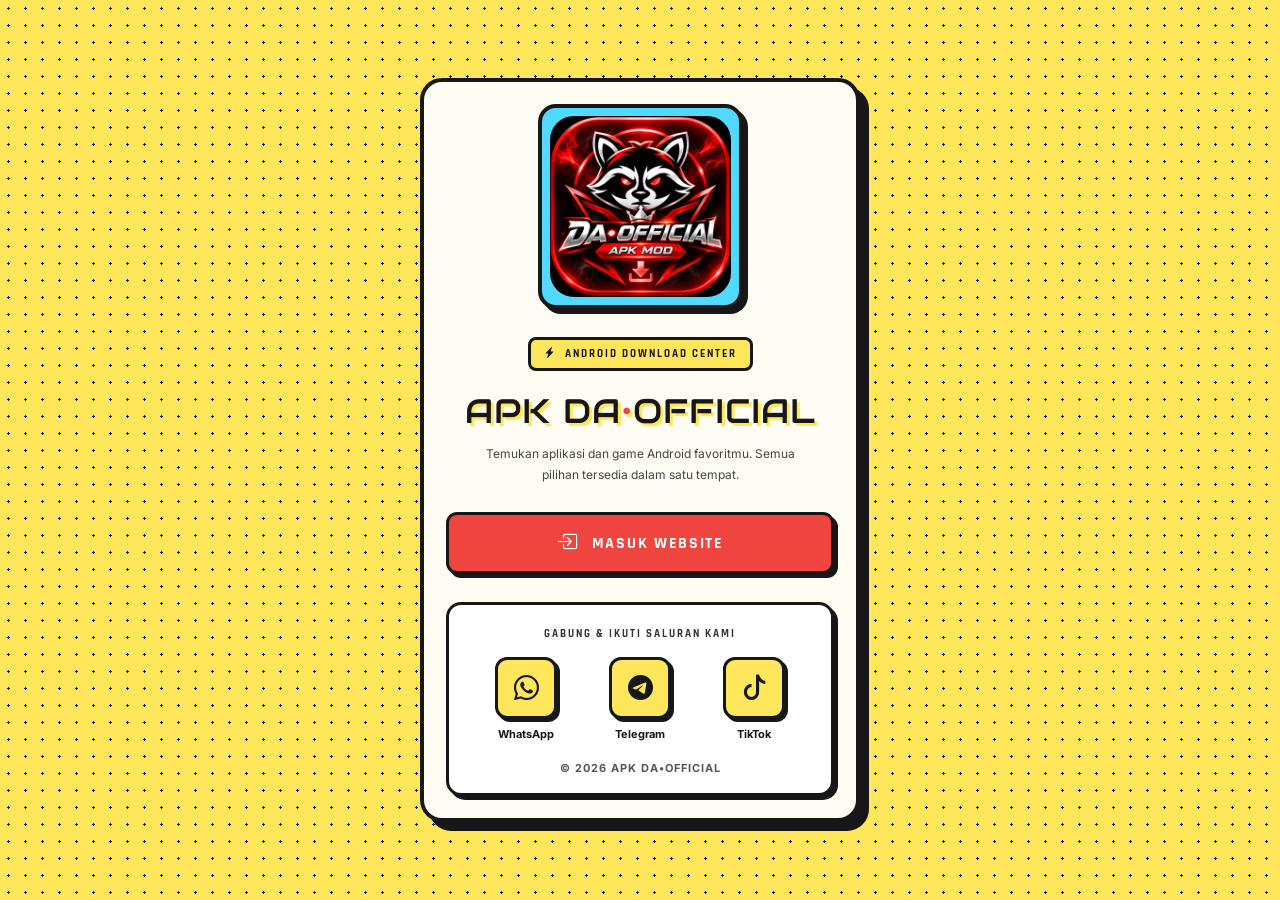
<file: index.html>
<!doctype html>
<html lang="id">
<head>
  <meta charset="utf-8">
  <meta name="viewport" content="width=device-width, initial-scale=1">
  <meta name="theme-color" content="#070708">
  <meta http-equiv="refresh" content="0; url=./welcome.html">
  <title>APK DA•OFFICIAL</title>
  <script>window.location.replace('./welcome.html');</script>
</head>
<body>
  <p>Membuka halaman selamat datang APK DA•OFFICIAL... <a href="./welcome.html">Lanjutkan</a></p>
</body>
</html>
</file>
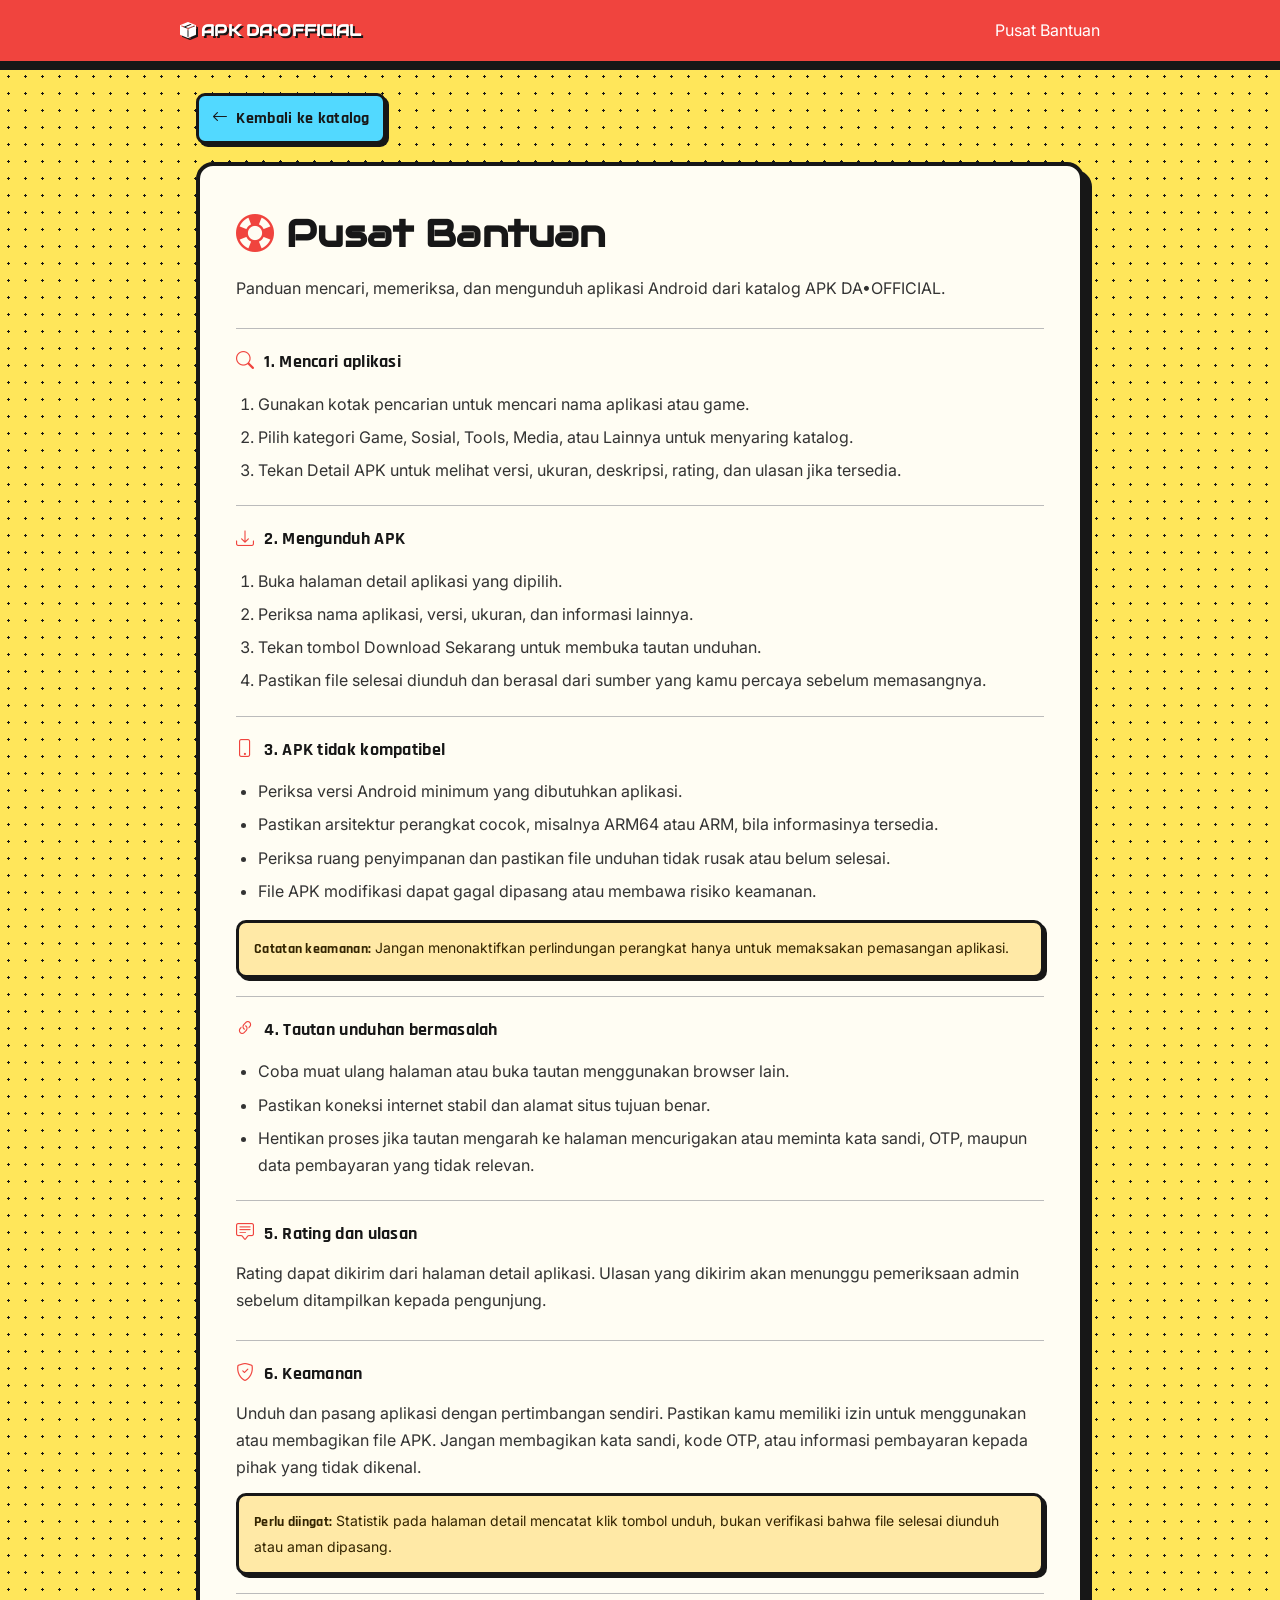
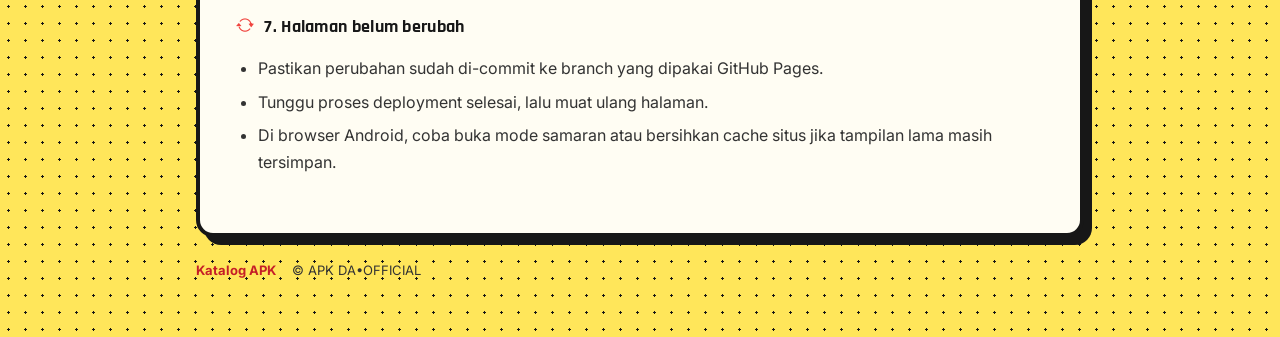
<file: bantuan.html>
<!doctype html>
<html lang="id">
<head>
  <link rel="preconnect" href="https://fonts.googleapis.com">
  <link rel="preconnect" href="https://fonts.gstatic.com" crossorigin>
  <link href="https://fonts.googleapis.com/css2?family=Audiowide&family=Inter:wght@400;500;600;700;800;900&family=Rajdhani:wght@500;600;700&display=swap" rel="stylesheet">

  <meta charset="utf-8">
  <meta name="viewport" content="width=device-width, initial-scale=1, viewport-fit=cover">
  <meta name="theme-color" content="#070708">
  <meta name="description" content="Panduan download APK, kompatibilitas Android, tautan unduhan, dan keamanan di APK DA•OFFICIAL.">
  <link rel="icon" type="image/svg+xml" href="./icon.svg">
  <link href="https://cdn.jsdelivr.net/npm/bootstrap-icons@1.11.3/font/bootstrap-icons.min.css" rel="stylesheet">
  <title>Pusat Bantuan | APK DA•OFFICIAL</title>
  <style>
    :root{--bg:#f3f6fb;--card:#fff;--ink:#17243a;--muted:#64748b;--primary:#2457a6;--line:#e2e8f0}*{box-sizing:border-box}body{margin:0;background:var(--bg);color:var(--ink);font:16px/1.7 Inter,system-ui,-apple-system,"Segoe UI",sans-serif}.top{background:linear-gradient(110deg,#172f53,#2457a6);color:#fff;padding:17px 16px;box-shadow:0 8px 24px rgba(15,23,42,.12)}.top-inner{max-width:920px;margin:auto;display:flex;align-items:center;justify-content:space-between;gap:16px}.brand{font-weight:850;letter-spacing:-.4px}main{max-width:920px;margin:auto;padding:28px 16px 56px}.back{display:inline-flex;gap:8px;align-items:center;padding:9px 13px;margin-bottom:18px;color:#244e82;background:#eaf2ff;border:1px solid #d5e3f6;border-radius:11px;text-decoration:none;font-weight:750}.panel{background:var(--card);border:1px solid var(--line);border-radius:22px;padding:clamp(20px,4vw,36px);box-shadow:0 18px 42px rgba(15,23,42,.07)}h1{font-size:clamp(28px,5vw,38px);font-weight:850;letter-spacing:-1px;margin:0 0 8px}.lead{color:var(--muted);margin:0 0 26px}.section{padding:18px 0;border-top:1px solid var(--line)}h2{font-size:18px;font-weight:800;margin:0 0 10px;display:flex;align-items:center;gap:10px}h2 i{color:var(--primary)}p{margin:0 0 8px;color:#40516a}ul,ol{padding-left:22px;margin:8px 0 0;color:#40516a}li{padding:3px 0}.note{padding:13px 15px;background:#fff7e5;border:1px solid #f4dfa7;border-radius:12px;color:#654c14;margin-top:12px;font-size:14px}.footer{margin-top:22px;color:var(--muted);font-size:13px;display:flex;gap:16px;flex-wrap:wrap}.footer a{color:#2456a6;text-decoration:none;font-weight:700}@media(max-width:520px){main{padding:18px 12px 40px}.panel{border-radius:17px}.top-inner{font-size:14px}}
  </style>
<style id="da-gold-glass-help">
:root{color-scheme:dark;--bg:#090a0d;--card:#1b1c20;--ink:#f4ead2;--muted:#b6aa93;--primary:#e0bc70;--line:rgba(225,187,105,.22)}html,body{min-height:100%;background:radial-gradient(ellipse at 50% 0%,rgba(185,137,48,.17),transparent 48%),#090a0d!important;color:var(--ink)!important;font-family:Inter,system-ui,-apple-system,"Segoe UI",sans-serif!important}.top{background:rgba(10,11,14,.82)!important;border-bottom:1px solid var(--line);box-shadow:0 12px 32px rgba(0,0,0,.4)!important;backdrop-filter:blur(20px)}.brand{color:#fff0d0}.panel{background:linear-gradient(145deg,rgba(42,42,40,.96),rgba(19,20,23,.98))!important;border:1px solid var(--line)!important;border-radius:24px!important;box-shadow:inset 0 1px rgba(255,255,255,.1),0 22px 55px rgba(0,0,0,.42)!important}.back{background:linear-gradient(145deg,#f6dfa0,#bd8d3b)!important;color:#241a08!important;border:1px solid #f8e5b1!important;box-shadow:inset 0 1px #fff8dc,0 7px 18px rgba(0,0,0,.28)}h1,h2{color:#fff0d0}h2 i,h1 i{color:#e2bd70!important}.lead,p,ul,ol{color:#c2b69d!important}.section{border-color:rgba(225,187,105,.16)!important}.note{background:rgba(215,174,87,.1)!important;border:1px solid rgba(225,187,105,.25)!important;color:#e7d4a7!important;border-radius:14px}.footer{color:#a99d85}.footer a{color:#e4c47e}
@media(max-width:520px){.panel{border-radius:18px!important}}
</style>

<style id="da-red-black-help">
:root{color-scheme:dark;--bg:#070708;--card:#151518;--ink:#f4f4f5;--muted:#aaaab2;--primary:#ff454e;--line:rgba(255,65,74,.22)}
html,body{min-height:100%;background:radial-gradient(ellipse at 50% 0%,rgba(255,45,55,.13),transparent 46%),#070708!important;color:#f2f2f4!important;font-family:Inter,system-ui,-apple-system,"Segoe UI",sans-serif!important}
.top{background:rgba(7,7,9,.88)!important;color:#fff!important;border-bottom:1px solid rgba(255,65,74,.24)!important;box-shadow:0 12px 32px rgba(0,0,0,.5)!important;backdrop-filter:blur(20px)}.brand{color:#fff!important}
.panel{background:linear-gradient(145deg,#202024,#111114)!important;border:1px solid rgba(255,65,74,.23)!important;border-radius:22px!important;box-shadow:inset 0 1px rgba(255,255,255,.06),0 22px 55px rgba(0,0,0,.45)!important}
h1,h2{color:#fff!important}h1 i,h2 i{color:#ff5059!important}.lead,p,ul,ol{color:#c2c2c9!important}.section{border-color:rgba(255,65,74,.18)!important}.back{background:linear-gradient(145deg,#ff6068,#c91520)!important;color:#fff!important;border:1px solid #ff858a!important;box-shadow:0 6px 18px rgba(255,35,48,.2)!important}.note{background:rgba(255,52,61,.1)!important;border:1px solid rgba(255,75,84,.28)!important;color:#ffdadd!important;border-radius:14px!important}.footer{color:#91919a!important}.footer a{color:#ff626a!important}
</style>


<style id="da-futuristic-fonts-v1">
  body, button, input, select, textarea { font-family: 'Inter', system-ui, sans-serif !important; }
  .brand, h1 { font-family: 'Audiowide', sans-serif !important; letter-spacing: .15px !important; }
  h2, .back, .note strong { font-family: 'Rajdhani', sans-serif !important; font-weight: 700 !important; letter-spacing: .3px; }
</style>


<style id="da-comic-3d-help">
:root{color-scheme:light;--bg:#ffe65a;--card:#fffdf3;--ink:#171717;--muted:#555;--primary:#f0443e;--line:#171717}
html,body{background-color:#ffe65a!important;background-image:radial-gradient(#171717 1.1px,transparent 1.1px)!important;background-size:17px 17px!important;color:#171717!important}
.top{background:#f0443e!important;color:#fff!important;border-bottom:4px solid #171717!important;box-shadow:0 5px 0 #171717!important}
.brand{color:#fff!important;text-shadow:2px 2px 0 #171717}
.panel{background:#fffdf3!important;border:4px solid #171717!important;border-radius:17px!important;box-shadow:8px 8px 0 #171717!important}
h1,h2{color:#171717!important}h2 i,h1 i{color:#f0443e!important}
.lead,p,ul,ol{color:#333!important}.section{border-color:#bbb!important}
.back{background:#52d9ff!important;color:#171717!important;border:3px solid #171717!important;border-radius:9px!important;box-shadow:3px 3px 0 #171717!important}
.note{background:#ffe9a6!important;border:3px solid #171717!important;border-radius:10px!important;color:#332400!important;box-shadow:3px 3px 0 #171717!important}
.footer{color:#333!important}.footer a{color:#c51e27!important}
</style>


<style id="da-comic-help-navbar-motion">
@keyframes daHelpNavIn{from{opacity:0;transform:translateY(-12px)}to{opacity:1;transform:translateY(0)}}
.top{animation:daHelpNavIn .5s cubic-bezier(.2,.75,.25,1) both}
.top-inner .brand{transition:transform .22s ease!important}.top-inner .brand:hover{transform:translateX(3px)}
@media(prefers-reduced-motion:reduce){.top{animation:none!important}.top-inner .brand{transition:none!important}}
</style>

</head>
<body>
  <header class="top"><div class="top-inner"><div class="brand"><i class="bi bi-box-seam-fill"></i> APK DA•OFFICIAL</div><span>Pusat Bantuan</span></div></header>
  <main>
    <a class="back" href="./index.html"><i class="bi bi-arrow-left"></i> Kembali ke katalog</a>
    <article class="panel">
      <h1><i class="bi bi-life-preserver" style="color:var(--primary)"></i> Pusat Bantuan</h1>
      <p class="lead">Panduan mencari, memeriksa, dan mengunduh aplikasi Android dari katalog APK DA•OFFICIAL.</p>
      <section class="section"><h2><i class="bi bi-search"></i> 1. Mencari aplikasi</h2><ol><li>Gunakan kotak pencarian untuk mencari nama aplikasi atau game.</li><li>Pilih kategori Game, Sosial, Tools, Media, atau Lainnya untuk menyaring katalog.</li><li>Tekan Detail APK untuk melihat versi, ukuran, deskripsi, rating, dan ulasan jika tersedia.</li></ol></section>
      <section class="section"><h2><i class="bi bi-download"></i> 2. Mengunduh APK</h2><ol><li>Buka halaman detail aplikasi yang dipilih.</li><li>Periksa nama aplikasi, versi, ukuran, dan informasi lainnya.</li><li>Tekan tombol Download Sekarang untuk membuka tautan unduhan.</li><li>Pastikan file selesai diunduh dan berasal dari sumber yang kamu percaya sebelum memasangnya.</li></ol></section>
      <section class="section"><h2><i class="bi bi-phone"></i> 3. APK tidak kompatibel</h2><ul><li>Periksa versi Android minimum yang dibutuhkan aplikasi.</li><li>Pastikan arsitektur perangkat cocok, misalnya ARM64 atau ARM, bila informasinya tersedia.</li><li>Periksa ruang penyimpanan dan pastikan file unduhan tidak rusak atau belum selesai.</li><li>File APK modifikasi dapat gagal dipasang atau membawa risiko keamanan.</li></ul><div class="note"><strong>Catatan keamanan:</strong> Jangan menonaktifkan perlindungan perangkat hanya untuk memaksakan pemasangan aplikasi.</div></section>
      <section class="section"><h2><i class="bi bi-link-45deg"></i> 4. Tautan unduhan bermasalah</h2><ul><li>Coba muat ulang halaman atau buka tautan menggunakan browser lain.</li><li>Pastikan koneksi internet stabil dan alamat situs tujuan benar.</li><li>Hentikan proses jika tautan mengarah ke halaman mencurigakan atau meminta kata sandi, OTP, maupun data pembayaran yang tidak relevan.</li></ul></section>
      <section class="section"><h2><i class="bi bi-chat-square-text"></i> 5. Rating dan ulasan</h2><p>Rating dapat dikirim dari halaman detail aplikasi. Ulasan yang dikirim akan menunggu pemeriksaan admin sebelum ditampilkan kepada pengunjung.</p></section>
      <section class="section"><h2><i class="bi bi-shield-check"></i> 6. Keamanan</h2><p>Unduh dan pasang aplikasi dengan pertimbangan sendiri. Pastikan kamu memiliki izin untuk menggunakan atau membagikan file APK. Jangan membagikan kata sandi, kode OTP, atau informasi pembayaran kepada pihak yang tidak dikenal.</p><div class="note"><strong>Perlu diingat:</strong> Statistik pada halaman detail mencatat klik tombol unduh, bukan verifikasi bahwa file selesai diunduh atau aman dipasang.</div></section>
      <section class="section"><h2><i class="bi bi-arrow-repeat"></i> 7. Halaman belum berubah</h2><ul><li>Pastikan perubahan sudah di-commit ke branch yang dipakai GitHub Pages.</li><li>Tunggu proses deployment selesai, lalu muat ulang halaman.</li><li>Di browser Android, coba buka mode samaran atau bersihkan cache situs jika tampilan lama masih tersimpan.</li></ul></section>
    </article>
    <div class="footer"><a href="./index.html">Katalog APK</a><span>© APK DA•OFFICIAL</span></div>
  </main>
</body>
</html>
</file>
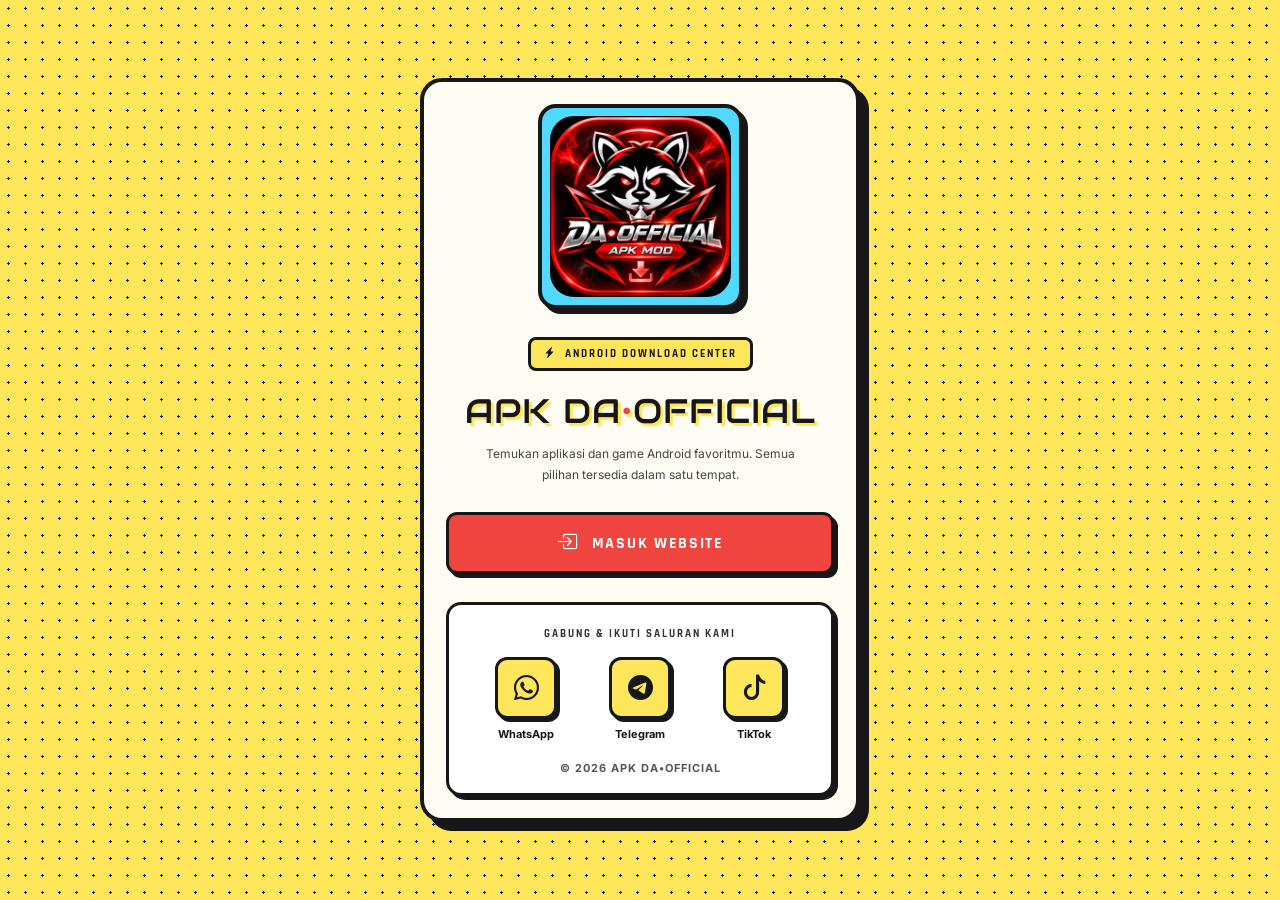
<file: welcome.html>
<!doctype html>
<html lang="id">
<head>
  <meta charset="utf-8">
  <meta name="viewport" content="width=device-width, initial-scale=1, viewport-fit=cover">
  <meta name="theme-color" content="#080809">
  <meta name="description" content="Selamat datang di APK DA•OFFICIAL. Temukan aplikasi dan game Android favoritmu.">
  <title>Selamat Datang | APK DA•OFFICIAL</title>
  <link rel="icon" href="./icon.svg" type="image/svg+xml">
  <link rel="preconnect" href="https://fonts.googleapis.com">
  <link rel="preconnect" href="https://fonts.gstatic.com" crossorigin>
  <link href="https://fonts.googleapis.com/css2?family=Audiowide&family=Inter:wght@400;500;600;700;800;900&family=Rajdhani:wght@600;700;800&display=swap" rel="stylesheet">
  <link rel="stylesheet" href="https://cdn.jsdelivr.net/npm/bootstrap-icons@1.11.3/font/bootstrap-icons.min.css">
  <style>
    *{box-sizing:border-box}html,body{margin:0;min-height:100%;font-family:Inter,system-ui,sans-serif;background:#070708;color:#f5f5f5}body{min-height:100vh;min-height:100svh;overflow-x:hidden}
    .welcome{position:relative;isolation:isolate;min-height:100vh;min-height:100svh;display:flex;align-items:center;justify-content:center;overflow:hidden;padding:30px 18px;background:radial-gradient(ellipse at 50% 12%,rgba(255,40,50,.2),transparent 43%),radial-gradient(ellipse at 50% 100%,rgba(110,8,18,.22),transparent 48%),linear-gradient(155deg,#101014 0%,#070708 58%,#16080a 100%)}
    .welcome:before{content:"";position:absolute;inset:0;z-index:-1;opacity:.3;background-image:radial-gradient(#ff777d 1px,transparent 1px),radial-gradient(rgba(255,255,255,.7) 1px,transparent 1px);background-size:43px 43px,71px 71px;background-position:0 0,22px 28px;mask-image:linear-gradient(to bottom,black,transparent 92%)}
    .ambient{position:absolute;z-index:-1;border-radius:50%;filter:blur(3px);pointer-events:none}.ambient.a{width:300px;height:300px;left:-180px;top:20%;background:radial-gradient(circle,rgba(255,35,48,.2),transparent 70%)}.ambient.b{width:380px;height:380px;right:-220px;bottom:0;background:radial-gradient(circle,rgba(180,12,25,.2),transparent 70%)}
    .panel{width:min(100%,440px);text-align:center;padding:24px 0 0;position:relative}.logo-wrap{width:min(56vw,205px);aspect-ratio:1;margin:0 auto 28px;padding:8px;border-radius:32px;background:linear-gradient(145deg,rgba(255,255,255,.13),rgba(255,45,55,.08));border:1px solid rgba(255,90,98,.42);box-shadow:0 0 0 5px rgba(255,55,65,.035),0 18px 50px rgba(0,0,0,.5),0 0 38px rgba(255,30,43,.14);overflow:hidden}.logo-wrap img{width:100%;height:100%;display:block;object-fit:contain;border-radius:24px}
    .eyebrow{display:inline-flex;align-items:center;gap:8px;padding:7px 13px;border:1px solid rgba(255,85,94,.3);border-radius:99px;background:rgba(255,50,60,.09);color:#ff777e;font:800 11px Rajdhani,sans-serif;letter-spacing:2px}
    h1{margin:18px 0 9px;font:clamp(25px,7vw,34px) Audiowide,sans-serif;letter-spacing:1px;color:#fff;text-shadow:0 4px 24px rgba(0,0,0,.5)}h1 span{color:#ff454e}.tagline{margin:0;color:#f0e5e5;font-size:15px;font-weight:800}.description{max-width:330px;margin:10px auto 27px;color:#a8a8b0;font-size:12px;line-height:1.75}
    .actions{display:grid;gap:12px}.action{min-height:62px;display:flex;align-items:center;justify-content:center;gap:13px;padding:12px 16px;border-radius:17px;text-decoration:none;font:800 16px Rajdhani,sans-serif;letter-spacing:1.7px;transition:transform .2s,filter .2s,box-shadow .2s}.action i{font-size:21px}.action.primary{color:#fff;background:linear-gradient(120deg,#ff626a,#e51f2a 55%,#970d17);border:1px solid #ff858b;box-shadow:inset 0 1px rgba(255,255,255,.3),0 10px 28px rgba(210,20,32,.25)}.action.secondary{color:#f3e9e9;border:1px solid rgba(255,80,90,.32);background:linear-gradient(145deg,rgba(48,48,54,.88),rgba(19,19,23,.92));box-shadow:inset 0 1px rgba(255,255,255,.08),0 8px 22px rgba(0,0,0,.2)}.action:hover,.social-link:hover{transform:translateY(-3px);filter:brightness(1.12)}
    .social-box{margin-top:28px;padding:22px 15px 18px;border:1px solid rgba(255,75,85,.24);border-radius:23px;background:linear-gradient(145deg,rgba(36,36,42,.72),rgba(14,14,18,.78));box-shadow:inset 0 1px rgba(255,255,255,.07),0 15px 35px rgba(0,0,0,.25);backdrop-filter:blur(12px)}.social-heading{margin:0 0 16px;color:#aaaab2;font:800 11px Rajdhani,sans-serif;letter-spacing:2px}.socials{display:flex;justify-content:center;gap:clamp(24px,10vw,52px)}.social-link{display:flex;flex-direction:column;align-items:center;gap:8px;color:#bdbdc5;text-decoration:none;font-size:11px;font-weight:700;transition:transform .2s}.social-icon{width:62px;height:62px;display:grid;place-items:center;border-radius:50%;border:1px solid rgba(255,100,108,.35);background:linear-gradient(145deg,#29292e,#121216);box-shadow:inset 0 1px rgba(255,255,255,.12),0 8px 18px rgba(0,0,0,.3);color:#ff626a;font-size:25px}.footer{margin:20px 0 0;color:#777780;font-size:11px;font-weight:700;letter-spacing:1px}
    @media(max-height:760px){.welcome{padding-top:20px;padding-bottom:20px}.logo-wrap{width:min(39vw,145px);margin-bottom:17px}.description{margin-bottom:18px}.action{min-height:54px}.social-box{margin-top:18px;padding:16px}.social-icon{width:52px;height:52px}}
    @media(max-width:360px){.panel{padding-top:10px}.logo-wrap{width:145px}.action{min-height:55px}.social-icon{width:54px;height:54px}}
    @media(prefers-reduced-motion:reduce){*,*:before,*:after{transition:none!important}}
  </style>

<style id="da-comic-3d-welcome">
html,body{background:#ffe65a!important;color:#171717!important}
.welcome{background-color:#ffe65a!important;background-image:radial-gradient(#171717 1.2px,transparent 1.2px)!important;background-size:17px 17px!important}
.welcome:before{opacity:.08!important}
.ambient{display:none!important}
.panel{padding:22px!important;background:#fffdf3!important;border:4px solid #171717!important;border-radius:22px!important;box-shadow:9px 9px 0 #171717!important}
.logo-wrap{background:#52d9ff!important;border:4px solid #171717!important;border-radius:18px!important;box-shadow:5px 5px 0 #171717!important}
.eyebrow{background:#ffe65a!important;color:#171717!important;border:3px solid #171717!important;border-radius:8px!important}
h1{color:#171717!important;text-shadow:3px 3px 0 #ffe65a!important}h1 span{color:#f0443e!important}
.description{color:#444!important}.action{border:3px solid #171717!important;border-radius:11px!important;box-shadow:4px 4px 0 #171717!important}
.action.primary{background:#f0443e!important;color:#fff!important}.action.secondary{background:#52d9ff!important;color:#171717!important}
.social-box{background:#fff!important;border:3px solid #171717!important;border-radius:15px!important;box-shadow:4px 4px 0 #171717!important;backdrop-filter:none!important}
.social-heading{color:#333!important}.social-link{color:#171717!important}
.social-icon{background:#ffe65a!important;color:#171717!important;border:3px solid #171717!important;box-shadow:3px 3px 0 #171717!important;border-radius:12px!important}
.footer{color:#555!important}
</style>

</head>
<body>
  <main class="welcome">
    <span class="ambient a"></span><span class="ambient b"></span>
    <section class="panel" aria-label="Halaman selamat datang APK DA OFFICIAL">
      <div class="logo-wrap"><img src="./welcome-image.png" alt="Logo APK DA•OFFICIAL" onerror="this.onerror=null;this.src='./icon.svg'"></div>
      <div class="eyebrow"><i class="bi bi-lightning-charge-fill"></i> ANDROID DOWNLOAD CENTER</div>
      <h1>APK DA<span>•</span>OFFICIAL</h1>
      <p class="description">Temukan aplikasi dan game Android favoritmu. Semua pilihan tersedia dalam satu tempat.</p>
      <div class="actions">
        <a class="action primary" href="./website.html" target="_top"><i class="bi bi-box-arrow-in-right"></i> MASUK WEBSITE</a>
      </div>
      <div class="social-box">
        <p class="social-heading">GABUNG & IKUTI SALURAN KAMI</p>
        <div class="socials">
          <a class="social-link" href="https://whatsapp.com/channel/0029Vb8wPJcICVfcNUe1Zj1Q" target="_blank" rel="noopener noreferrer" aria-label="Buka Saluran WhatsApp"><span class="social-icon"><i class="bi bi-whatsapp"></i></span>WhatsApp</a>
          <a class="social-link" href="https://t.me/+OUyzH2K0AdozNzg1" target="_blank" rel="noopener noreferrer" aria-label="Buka Saluran Telegram"><span class="social-icon"><i class="bi bi-telegram"></i></span>Telegram</a>
          <a class="social-link" href="https://www.tiktok.com/@wong_pulau_burung" target="_blank" rel="noopener noreferrer" aria-label="Buka TikTok"><span class="social-icon"><i class="bi bi-tiktok"></i></span>TikTok</a>
        </div>
        <div class="footer">© <span id="year"></span> APK DA•OFFICIAL</div>
      </div>
    </section>
  </main>
  <script>document.getElementById('year').textContent=new Date().getFullYear();</script>
</body>
</html>
</file>
